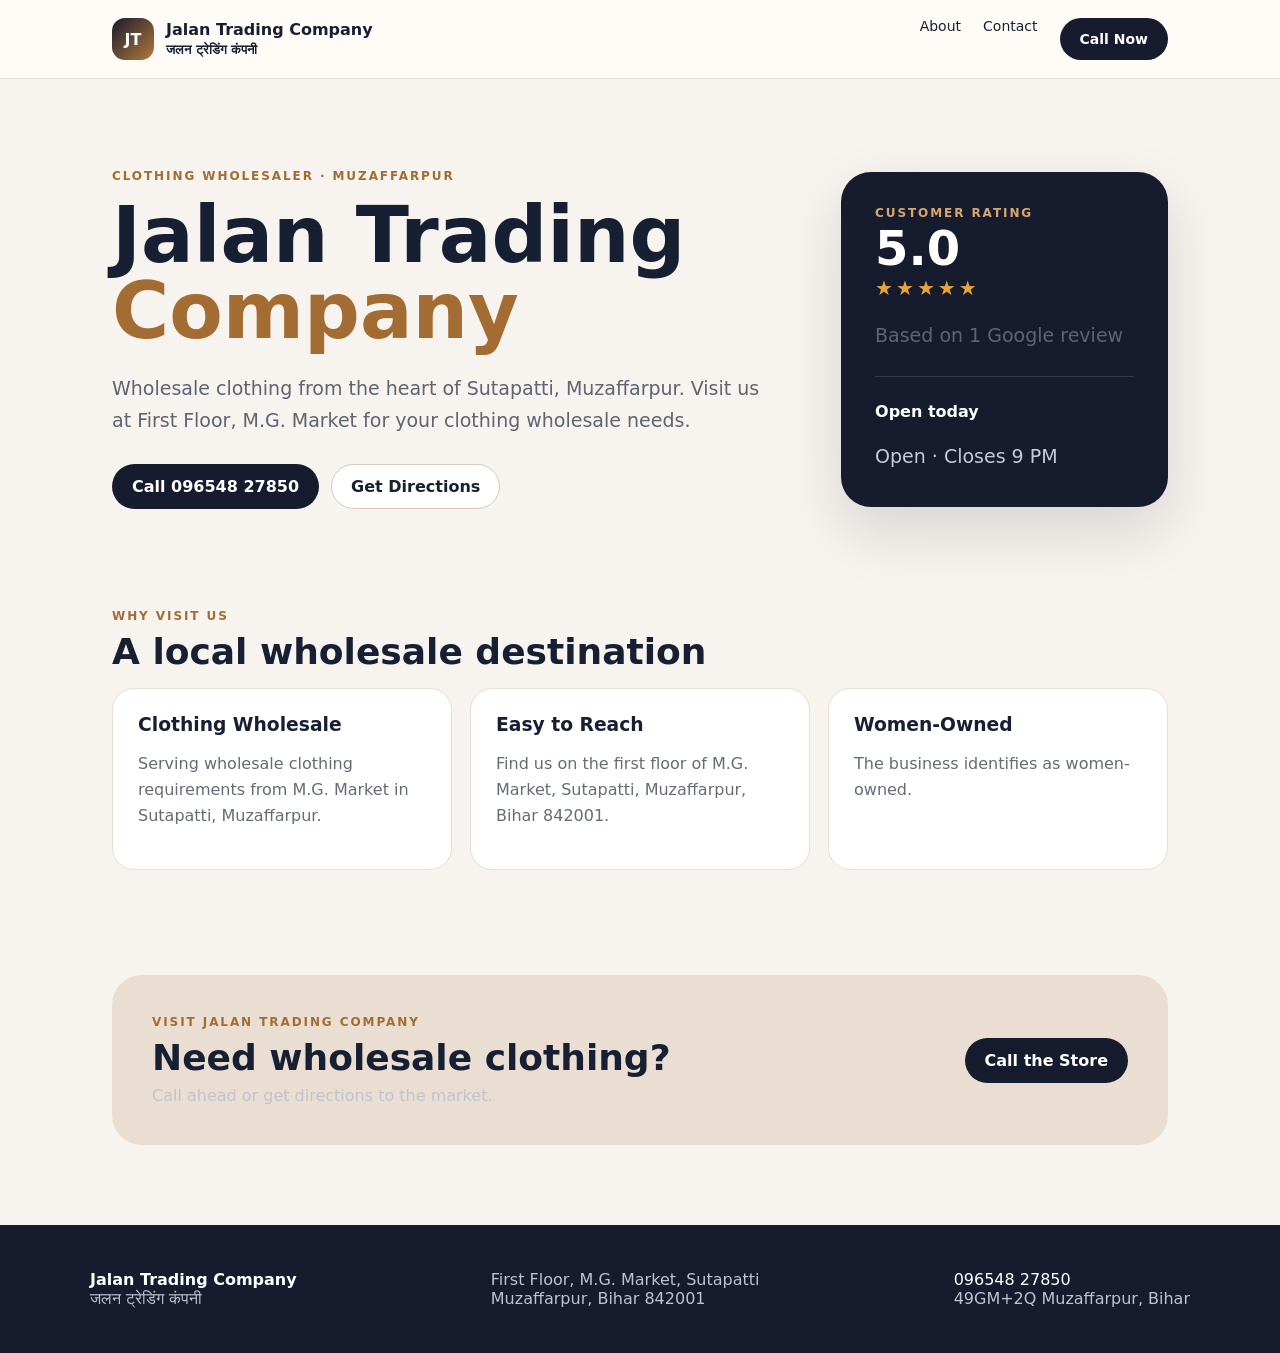
<file: index.html>
<!doctype html><html lang="en"><head><meta charset="utf-8"><meta name="viewport" content="width=device-width,initial-scale=1"><title>Jalan Trading Company | Muzaffarpur</title><meta name="description" content="Jalan Trading Company — clothing wholesaler at M.G. Market, Sutapatti, Muzaffarpur, Bihar."><style>*{box-sizing:border-box}body{margin:0;font-family:Inter,system-ui,-apple-system,Segoe UI,sans-serif;color:#172033;background:#f7f3ee}a{text-decoration:none;color:inherit}.nav{position:sticky;top:0;z-index:5;background:#fffdf9e8;backdrop-filter:blur(14px);border-bottom:1px solid #eadfd3}.navin{max-width:1100px;margin:auto;padding:18px 22px;display:flex;align-items:center;justify-content:space-between}.brand{display:flex;align-items:center;gap:12px;font-weight:800}.logo{width:42px;height:42px;border-radius:13px;background:linear-gradient(135deg,#171b2e,#b37a3c);display:grid;place-items:center;color:#fff;font-weight:900}.links{display:flex;gap:22px;font-size:14px}.btn{display:inline-block;padding:13px 20px;border-radius:999px;background:#171b2e;color:#fff;font-weight:700}.hero{max-width:1100px;margin:auto;padding:90px 22px 75px;display:grid;grid-template-columns:1.35fr .65fr;gap:50px;align-items:center}.eyebrow{text-transform:uppercase;letter-spacing:.16em;font-size:12px;font-weight:800;color:#a36c32}.hero h1{font-size:clamp(44px,7vw,78px);line-height:.98;margin:14px 0 22px}.hero h1 span{color:#a36c32}.hero p{font-size:19px;line-height:1.7;color:#5d6472;max-width:650px}.actions{display:flex;gap:12px;flex-wrap:wrap;margin-top:28px}.outline{display:inline-block;padding:12px 19px;border:1px solid #d8cbbb;border-radius:999px;font-weight:700;background:#fff}.card{background:#171b2e;color:#fff;border-radius:30px;padding:34px;box-shadow:0 24px 60px #171b2e24}.rating{font-size:48px;font-weight:900}.stars{color:#e8a43a;letter-spacing:3px;font-size:20px}.section{max-width:1100px;margin:auto;padding:25px 22px 80px}.section h2{font-size:36px;margin:8px 0 16px}.grid{display:grid;grid-template-columns:repeat(3,1fr);gap:18px}.info{background:#fff;border:1px solid #eadfd3;border-radius:22px;padding:25px}.info h3{margin:0 0 9px}.info p{color:#656b77;line-height:1.6}.banner{background:#e9ded1;border-radius:30px;padding:40px;display:flex;align-items:center;justify-content:space-between;gap:20px}.footer{background:#171b2e;color:#fff;padding:45px 22px}.footerin{max-width:1100px;margin:auto;display:flex;justify-content:space-between;gap:20px;flex-wrap:wrap}.muted{color:#bfc3cf}@media(max-width:760px){.links{display:none}.hero{grid-template-columns:1fr;padding-top:60px}.grid{grid-template-columns:1fr}.banner{display:block}.banner .btn{margin-top:18px}}</style></head><body><nav class="nav"><div class="navin"><div class="brand"><div class="logo">JT</div><div>Jalan Trading Company<br><small>जलन ट्रेडिंग कंपनी</small></div></div><div class="links"><a href="#about">About</a><a href="#contact">Contact</a><a class="btn" href="tel:09654827850">Call Now</a></div></div></nav><main><section class="hero"><div><div class="eyebrow">Clothing Wholesaler · Muzaffarpur</div><h1>Jalan Trading<br><span>Company</span></h1><p>Wholesale clothing from the heart of Sutapatti, Muzaffarpur. Visit us at First Floor, M.G. Market for your clothing wholesale needs.</p><div class="actions"><a class="btn" href="tel:09654827850">Call 096548 27850</a><a class="outline" target="_blank" rel="noopener" href="https://www.google.com/maps/search/?api=1&query=Jalan+Trading+Company+First+Floor+M.G.+Market+Sutapatti+Muzaffarpur+Bihar+842001">Get Directions</a></div></div><aside class="card"><div class="eyebrow" style="color:#d8a76f">Customer rating</div><div class="rating">5.0</div><div class="stars">★★★★★</div><p>Based on 1 Google review</p><hr style="border:0;border-top:1px solid #34384a;margin:25px 0"><strong>Open today</strong><p style="margin-bottom:0;color:#c8cbd5">Open · Closes 9 PM</p></aside></section><section class="section" id="about"><div class="eyebrow">Why visit us</div><h2>A local wholesale destination</h2><div class="grid"><article class="info"><h3>Clothing Wholesale</h3><p>Serving wholesale clothing requirements from M.G. Market in Sutapatti, Muzaffarpur.</p></article><article class="info"><h3>Easy to Reach</h3><p>Find us on the first floor of M.G. Market, Sutapatti, Muzaffarpur, Bihar 842001.</p></article><article class="info"><h3>Women-Owned</h3><p>The business identifies as women-owned.</p></article></div></section><section class="section"><div class="banner"><div><div class="eyebrow">Visit Jalan Trading Company</div><h2 style="margin-bottom:8px">Need wholesale clothing?</h2><div class="muted">Call ahead or get directions to the market.</div></div><a class="btn" href="tel:09654827850">Call the Store</a></div></section></main><footer class="footer" id="contact"><div class="footerin"><div><strong>Jalan Trading Company</strong><div class="muted">जलन ट्रेडिंग कंपनी</div></div><div class="muted">First Floor, M.G. Market, Sutapatti<br>Muzaffarpur, Bihar 842001</div><div><a href="tel:09654827850">096548 27850</a><br><span class="muted">49GM+2Q Muzaffarpur, Bihar</span></div></div></footer></body></html>
</file>
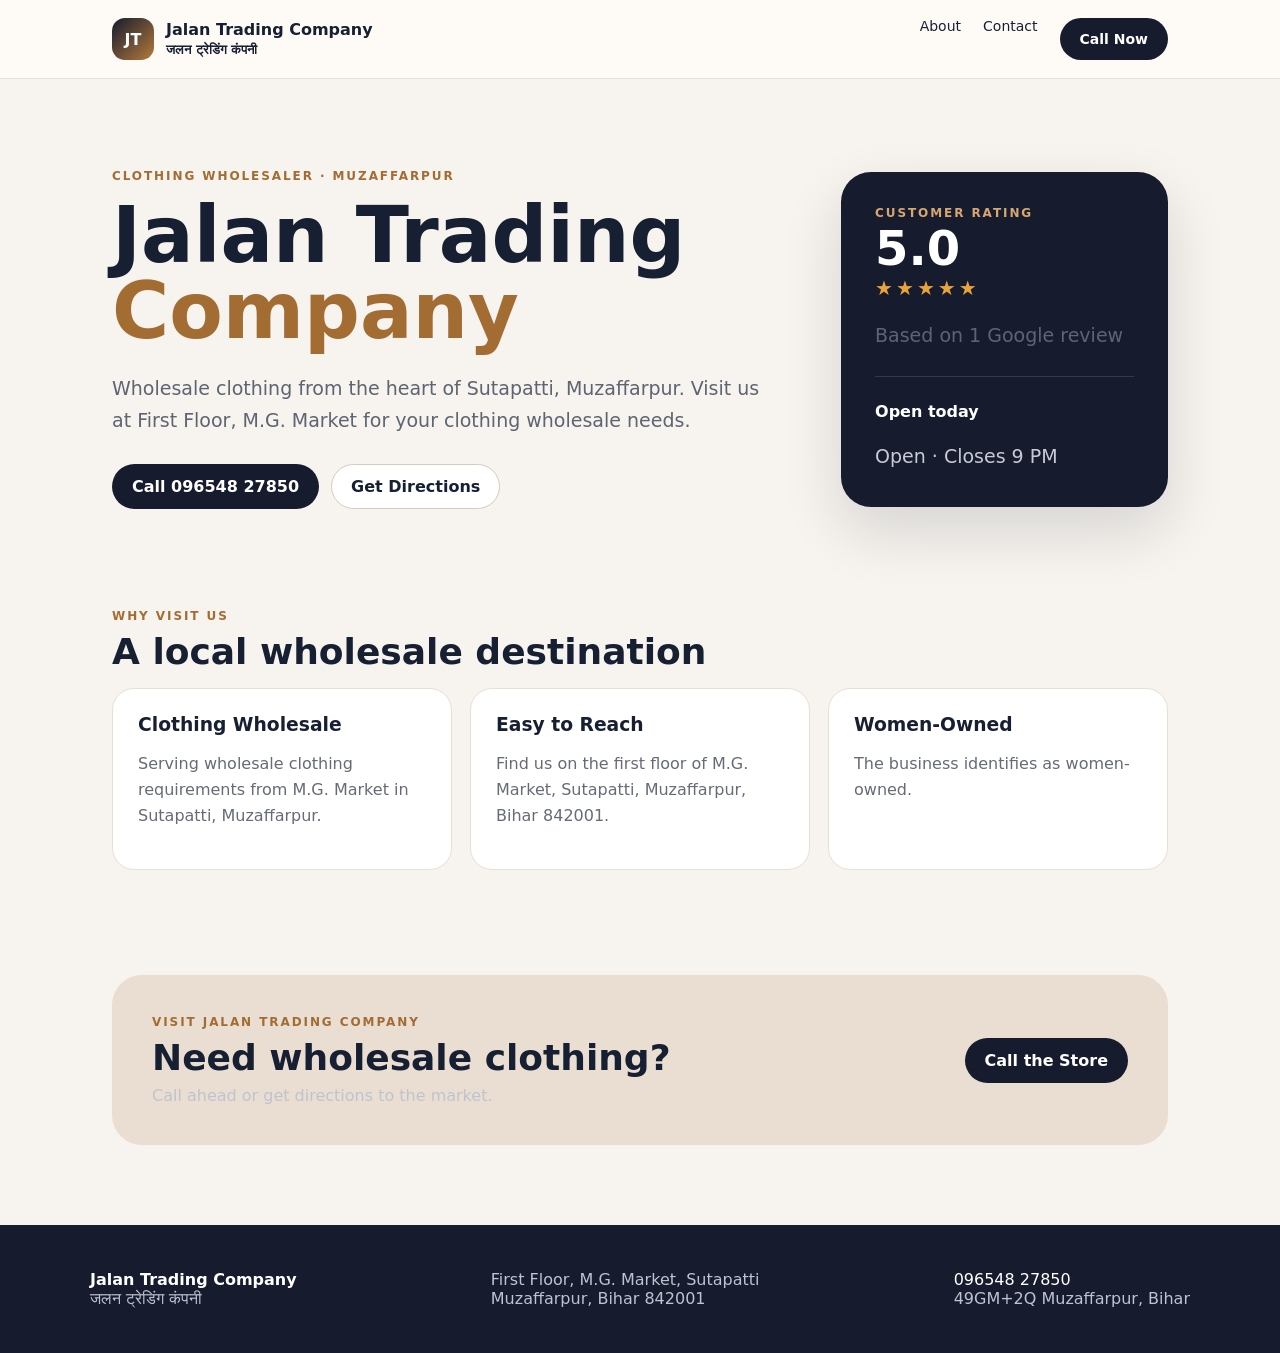
<file: jalan-trading.html>
<!doctype html><html lang="en"><head><meta charset="utf-8"><meta name="viewport" content="width=device-width,initial-scale=1"><title>Jalan Trading Company | Muzaffarpur</title><meta name="description" content="Jalan Trading Company — clothing wholesaler at M.G. Market, Sutapatti, Muzaffarpur, Bihar."><style>*{box-sizing:border-box}body{margin:0;font-family:Inter,system-ui,-apple-system,Segoe UI,sans-serif;color:#172033;background:#f7f3ee}a{text-decoration:none;color:inherit}.nav{position:sticky;top:0;z-index:5;background:#fffdf9cc;backdrop-filter:blur(14px);border-bottom:1px solid #eadfd3}.navin{max-width:1100px;margin:auto;padding:18px 22px;display:flex;align-items:center;justify-content:space-between}.brand{display:flex;align-items:center;gap:12px;font-weight:800}.logo{width:42px;height:42px;border-radius:13px;background:linear-gradient(135deg,#171b2e,#b37a3c);display:grid;place-items:center;color:white;font-weight:900}.links{display:flex;gap:22px;font-size:14px}.btn{display:inline-block;padding:13px 20px;border-radius:999px;background:#171b2e;color:#fff;font-weight:700}.hero{max-width:1100px;margin:auto;padding:90px 22px 75px;display:grid;grid-template-columns:1.35fr .65fr;gap:50px;align-items:center}.eyebrow{text-transform:uppercase;letter-spacing:.16em;font-size:12px;font-weight:800;color:#a36c32}.hero h1{font-size:clamp(44px,7vw,78px);line-height:.98;margin:14px 0 22px}.hero h1 span{color:#a36c32}.hero p{font-size:19px;line-height:1.7;color:#5d6472;max-width:650px}.actions{display:flex;gap:12px;flex-wrap:wrap;margin-top:28px}.outline{display:inline-block;padding:12px 19px;border:1px solid #d8cbbb;border-radius:999px;font-weight:700;background:white}.card{background:#171b2e;color:white;border-radius:30px;padding:34px;box-shadow:0 24px 60px #171b2e24}.rating{font-size:48px;font-weight:900}.stars{color:#e8a43a;letter-spacing:3px;font-size:20px}.card small{color:#c8cbd5}.section{max-width:1100px;margin:auto;padding:25px 22px 80px}.section h2{font-size:36px;margin:8px 0 16px}.grid{display:grid;grid-template-columns:repeat(3,1fr);gap:18px}.info{background:white;border:1px solid #eadfd3;border-radius:22px;padding:25px}.info h3{margin:0 0 9px}.info p{color:#656b77;line-height:1.6}.banner{background:#e9ded1;border-radius:30px;padding:40px;display:flex;align-items:center;justify-content:space-between;gap:20px}.footer{background:#171b2e;color:#fff;padding:45px 22px}.footerin{max-width:1100px;margin:auto;display:flex;justify-content:space-between;gap:20px;flex-wrap:wrap}.muted{color:#bfc3cf}@media(max-width:760px){.links{display:none}.hero{grid-template-columns:1fr;padding-top:60px}.grid{grid-template-columns:1fr}.banner{display:block}.banner .btn{margin-top:18px}}
</style></head><body><nav class="nav"><div class="navin"><div class="brand"><div class="logo">JT</div><div>Jalan Trading Company<br><small>जलन ट्रेडिंग कंपनी</small></div></div><div class="links"><a href="#about">About</a><a href="#contact">Contact</a><a class="btn" href="tel:09654827850">Call Now</a></div></div></nav><main><section class="hero"><div><div class="eyebrow">Clothing Wholesaler · Muzaffarpur</div><h1>Jalan Trading<br><span>Company</span></h1><p>Wholesale clothing from the heart of Sutapatti, Muzaffarpur. Visit us at First Floor, M.G. Market for your clothing wholesale needs.</p><div class="actions"><a class="btn" href="tel:09654827850">Call 096548 27850</a><a class="outline" target="_blank" rel="noopener" href="https://www.google.com/maps/search/?api=1&query=Jalan+Trading+Company+First+Floor+M.G.+Market+Sutapatti+Muzaffarpur+Bihar+842001">Get Directions</a></div></div><aside class="card"><div class="eyebrow" style="color:#d8a76f">Customer rating</div><div class="rating">5.0</div><div class="stars">★★★★★</div><p>Based on 1 Google review</p><hr style="border:0;border-top:1px solid #34384a;margin:25px 0"><strong>Open today</strong><p style="margin-bottom:0;color:#c8cbd5">Open · Closes 9 PM</p></aside></section><section class="section" id="about"><div class="eyebrow">Why visit us</div><h2>A local wholesale destination</h2><div class="grid"><article class="info"><h3>Clothing Wholesale</h3><p>Serving wholesale clothing requirements from M.G. Market in Sutapatti, Muzaffarpur.</p></article><article class="info"><h3>Easy to Reach</h3><p>Find us on the first floor of M.G. Market, Sutapatti, Muzaffarpur, Bihar 842001.</p></article><article class="info"><h3>Women-Owned</h3><p>The business identifies as women-owned.</p></article></div></section><section class="section"><div class="banner"><div><div class="eyebrow">Visit Jalan Trading Company</div><h2 style="margin-bottom:8px">Need wholesale clothing?</h2><div class="muted">Call ahead or get directions to the market.</div></div><a class="btn" href="tel:09654827850">Call the Store</a></div></section></main><footer class="footer" id="contact"><div class="footerin"><div><strong>Jalan Trading Company</strong><div class="muted">जलन ट्रेडिंग कंपनी</div></div><div class="muted">First Floor, M.G. Market, Sutapatti<br>Muzaffarpur, Bihar 842001</div><div><a href="tel:09654827850">096548 27850</a><br><span class="muted">49GM+2Q Muzaffarpur, Bihar</span></div></div></footer></body></html>
</file>
